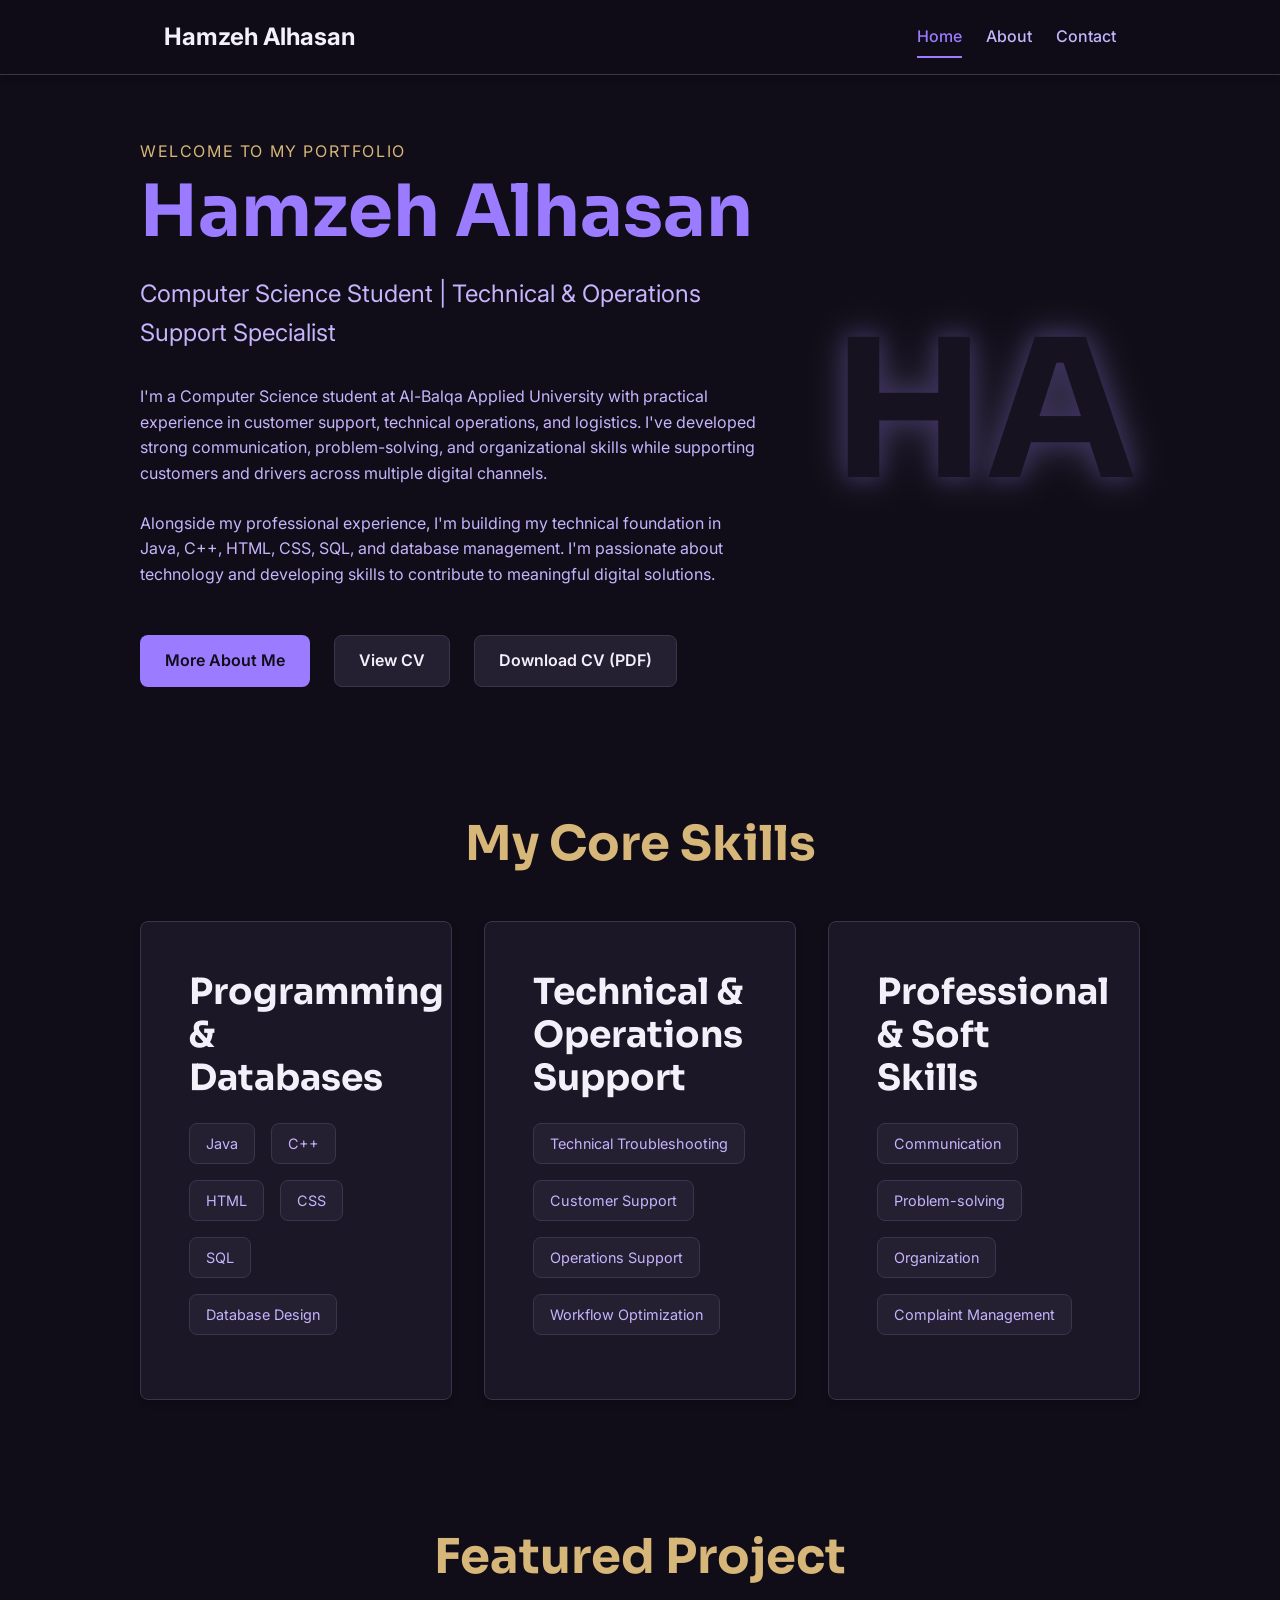
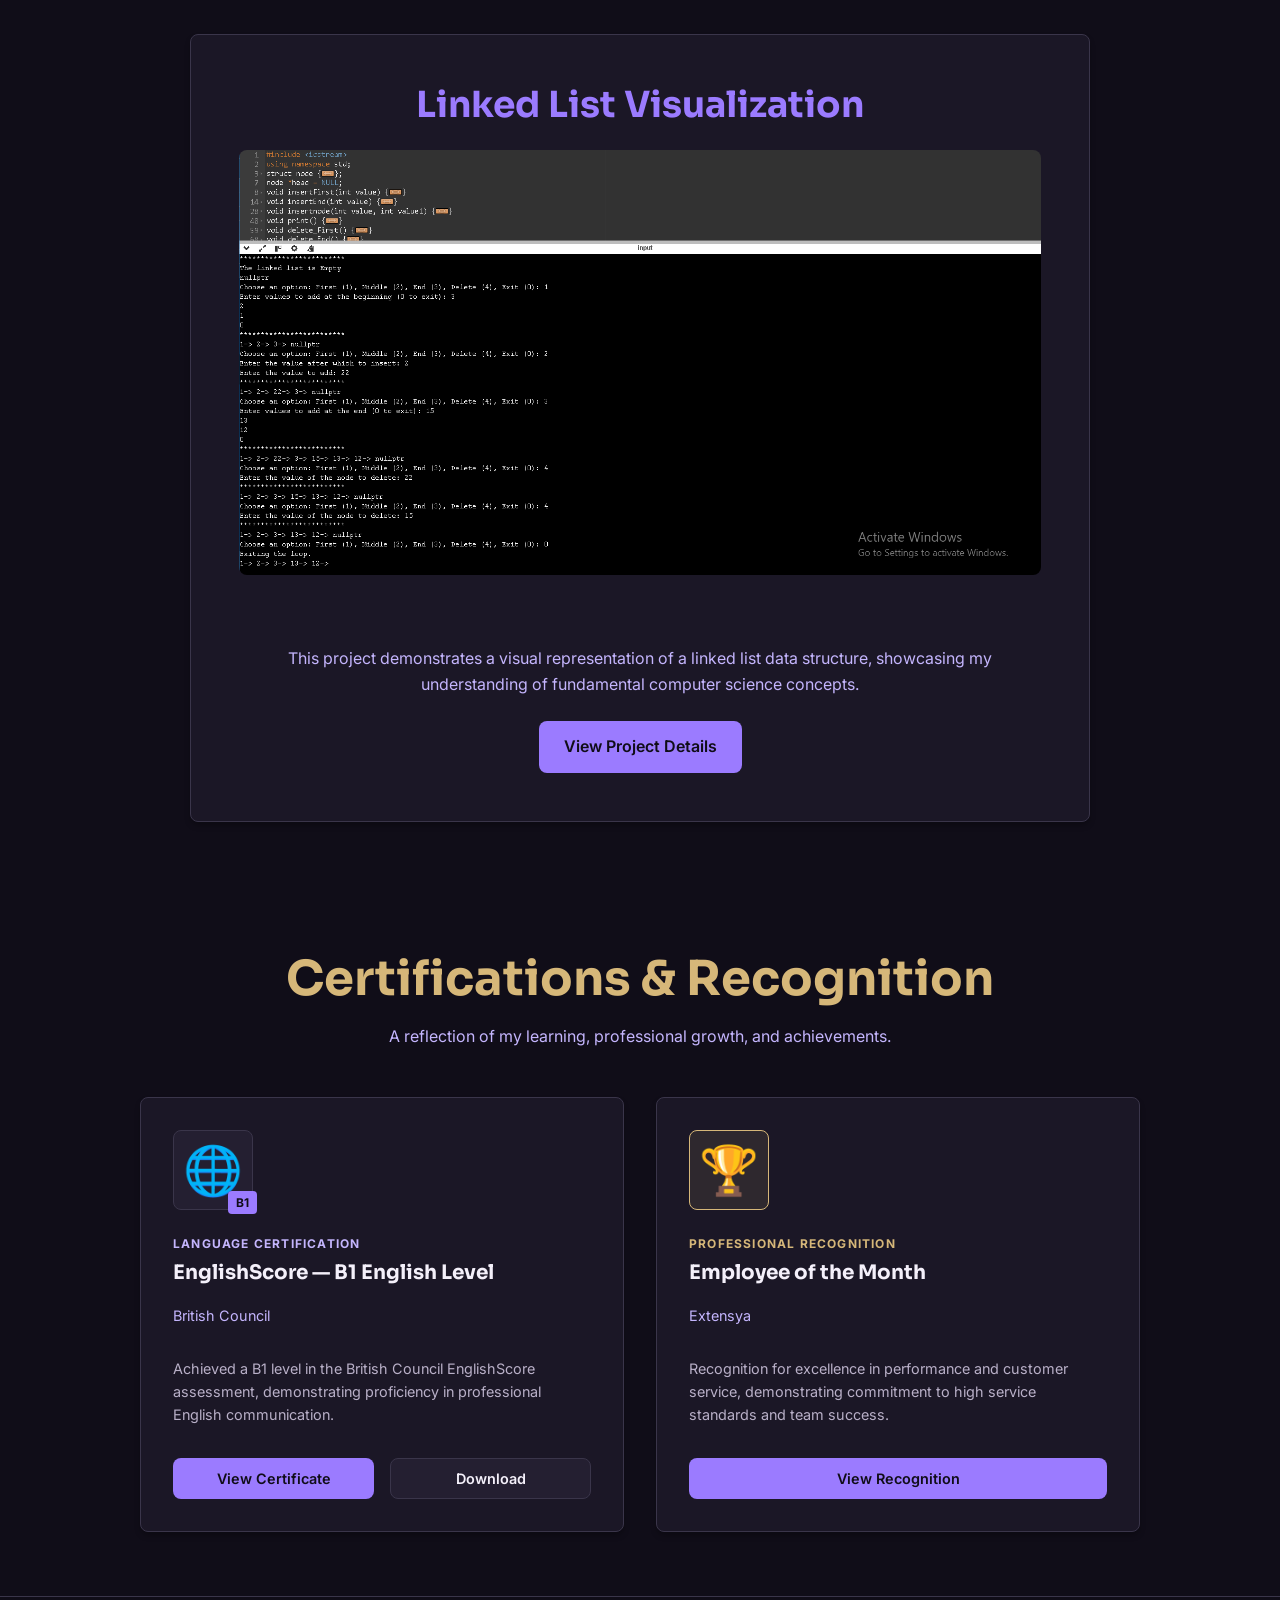
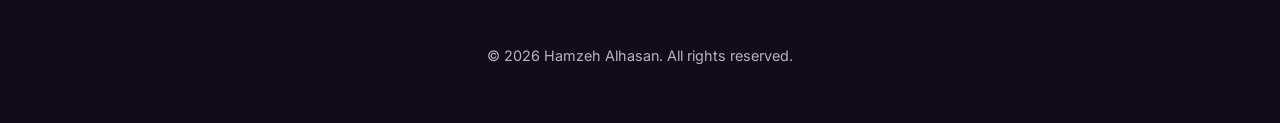
<file: index.html>
<!DOCTYPE html>
<html lang="en">
<head>
    <meta charset="UTF-8">
    <meta name="viewport" content="width=device-width, initial-scale=1.0">
    <title>Hamzeh Alhasan | Portfolio</title>
    <meta name="description" content="Professional portfolio of Hamzeh Alhasan, a Computer Science student and technical specialist from Jordan.">
    <link href="https://fonts.googleapis.com/css2?family=Inter:wght@400;500;700&family=Sora:wght@600;700&display=swap" rel="stylesheet">
    <link rel="stylesheet" href="./css/style.css">
</head>
<body>

    <header class="site-header">
        <div class="container nav-inner">
            <a class="wordmark" href="./index.html">Hamzeh Alhasan</a>
            <nav class="site-nav" aria-label="Main navigation">
                <a href="./index.html" class="is-active">Home</a>
                <a href="./aboutMe.html">About</a>
                <a href="./contact.html">Contact</a>
            </nav>
        </div>
    </header>

    <main>
        <!-- Hero Section -->
        <section class="container section-padding hero-section">
            <div class="hero-desktop-grid">
                <div class="hero-content fade-in-element">
                    <span class="intro-label">Welcome to My Portfolio</span>
                    <h1>Hamzeh Alhasan</h1>
                    <p class="subtitle">Computer Science Student | Technical & Operations Support Specialist</p>
                    <p class="text-secondary">I'm a Computer Science student at Al-Balqa Applied University with practical experience in customer support, technical operations, and logistics. I've developed strong communication, problem-solving, and organizational skills while supporting customers and drivers across multiple digital channels.</p>
                    <p class="text-secondary">Alongside my professional experience, I'm building my technical foundation in Java, C++, HTML, CSS, SQL, and database management. I'm passionate about technology and developing skills to contribute to meaningful digital solutions.</p>
                    <div class="hero-buttons">
                        <a class="btn btn-primary" href="./aboutMe.html">More About Me</a>
                        <a class="btn btn-secondary" href="./fullscreen.html">View CV</a>
                        <a class="btn btn-secondary" href="./Hamzeh_Alhasan_CV.pdf" target="_blank" rel="noopener noreferrer">Download CV (PDF)</a>
                    </div>
                </div>
                <div class="hero-visual fade-in-element">
                    <span class="ha-monogram">HA</span>
                </div>
            </div>
        </section>

        <!-- Featured Skills Section -->
        <section class="container section-padding">
            <h2 class="section-heading fade-in-element">My Core Skills</h2>
            <div class="grid-3">
                <div class="card fade-in-element">
                    <h3>Programming & Databases</h3>
                    <ul class="skill-list">
                        <li>Java</li>
                        <li>C++</li>
                        <li>HTML</li>
                        <li>CSS</li>
                        <li>SQL</li>
                        <li>Database Design</li>
                    </ul>
                </div>
                <div class="card fade-in-element">
                    <h3>Technical & Operations Support</h3>
                    <ul class="skill-list">
                        <li>Technical Troubleshooting</li>
                        <li>Customer Support</li>
                        <li>Operations Support</li>
                        <li>Workflow Optimization</li>
                    </ul>
                </div>
                <div class="card fade-in-element">
                    <h3>Professional & Soft Skills</h3>
                    <ul class="skill-list">
                        <li>Communication</li>
                        <li>Problem-solving</li>
                        <li>Organization</li>
                        <li>Complaint Management</li>
                    </ul>
                </div>
            </div>
        </section>

        <!-- Featured Project Section -->
        <section class="container section-padding">
            <h2 class="section-heading fade-in-element">Featured Project</h2>
            <div class="card project-detail-card fade-in-element">
                <h3 style="color: var(--primary);">Linked List Visualization</h3>
                <img src="./linked list.png" alt="Linked list data structure visualization">
                <p class="text-secondary">This project demonstrates a visual representation of a linked list data structure, showcasing my understanding of fundamental computer science concepts.</p>
                <a class="btn btn-primary" href="./linked list.html">View Project Details</a>
            </div>
        </section>

        <!-- Certifications & Recognition Section -->
        <section class="container section-padding">
            <h2 class="section-heading fade-in-element">Certifications & Recognition</h2>
            <p class="text-secondary fade-in-element" style="text-align: center; max-width: 600px; margin: -2rem auto 3rem;">A reflection of my learning, professional growth, and achievements.</p>

            <div class="cert-gallery">
                <!-- EnglishScore Card -->
                <article class="card cert-card language fade-in-element">
                    <div class="cert-icon-container">
                        <span class="cert-icon">🌐</span>
                        <span class="cert-badge">B1</span>
                    </div>
                    <span class="cert-label">LANGUAGE CERTIFICATION</span>
                    <h3>EnglishScore — B1 English Level</h3>
                    <p class="cert-issuer">British Council</p>
                    <p class="cert-description">Achieved a B1 level in the British Council EnglishScore assessment, demonstrating proficiency in professional English communication.</p>
                    <div class="cert-actions">
                        <a class="btn btn-primary btn-sm" href="./englishscore_certificate.pdf" target="_blank" rel="noopener noreferrer">View Certificate</a>
                        <a class="btn btn-secondary btn-sm" href="./englishscore_certificate.pdf" download>Download</a>
                    </div>
                </article>

                <!-- Employee of the Month Card -->
                <article class="card cert-card fade-in-element">
                    <div class="cert-icon-container gold">
                        <span class="cert-icon">🏆</span>
                    </div>
                    <span class="cert-label">PROFESSIONAL RECOGNITION</span>
                    <h3>Employee of the Month</h3>
                    <p class="cert-issuer">Extensya</p>
                    <p class="cert-description">Recognition for excellence in performance and customer service, demonstrating commitment to high service standards and team success.</p>
                    <div class="cert-actions">
                        <a class="btn btn-primary btn-sm" href="./WhatsApp Image 2026-07-30 at 1.52.26 AM.jpeg" target="_blank" rel="noopener noreferrer">View Recognition</a>
                    </div>
                </article>
            </div>
        </section>

    </main>

    <footer class="site-footer">
        <div class="container">
            <p>© 2026 Hamzeh Alhasan. All rights reserved.</p>
        </div>
    </footer>

    <button class="scroll-to-top" aria-label="Scroll to top">&uarr;</button>
    <script src="./js/main.js" defer></script>
</body>
</html>
</file>
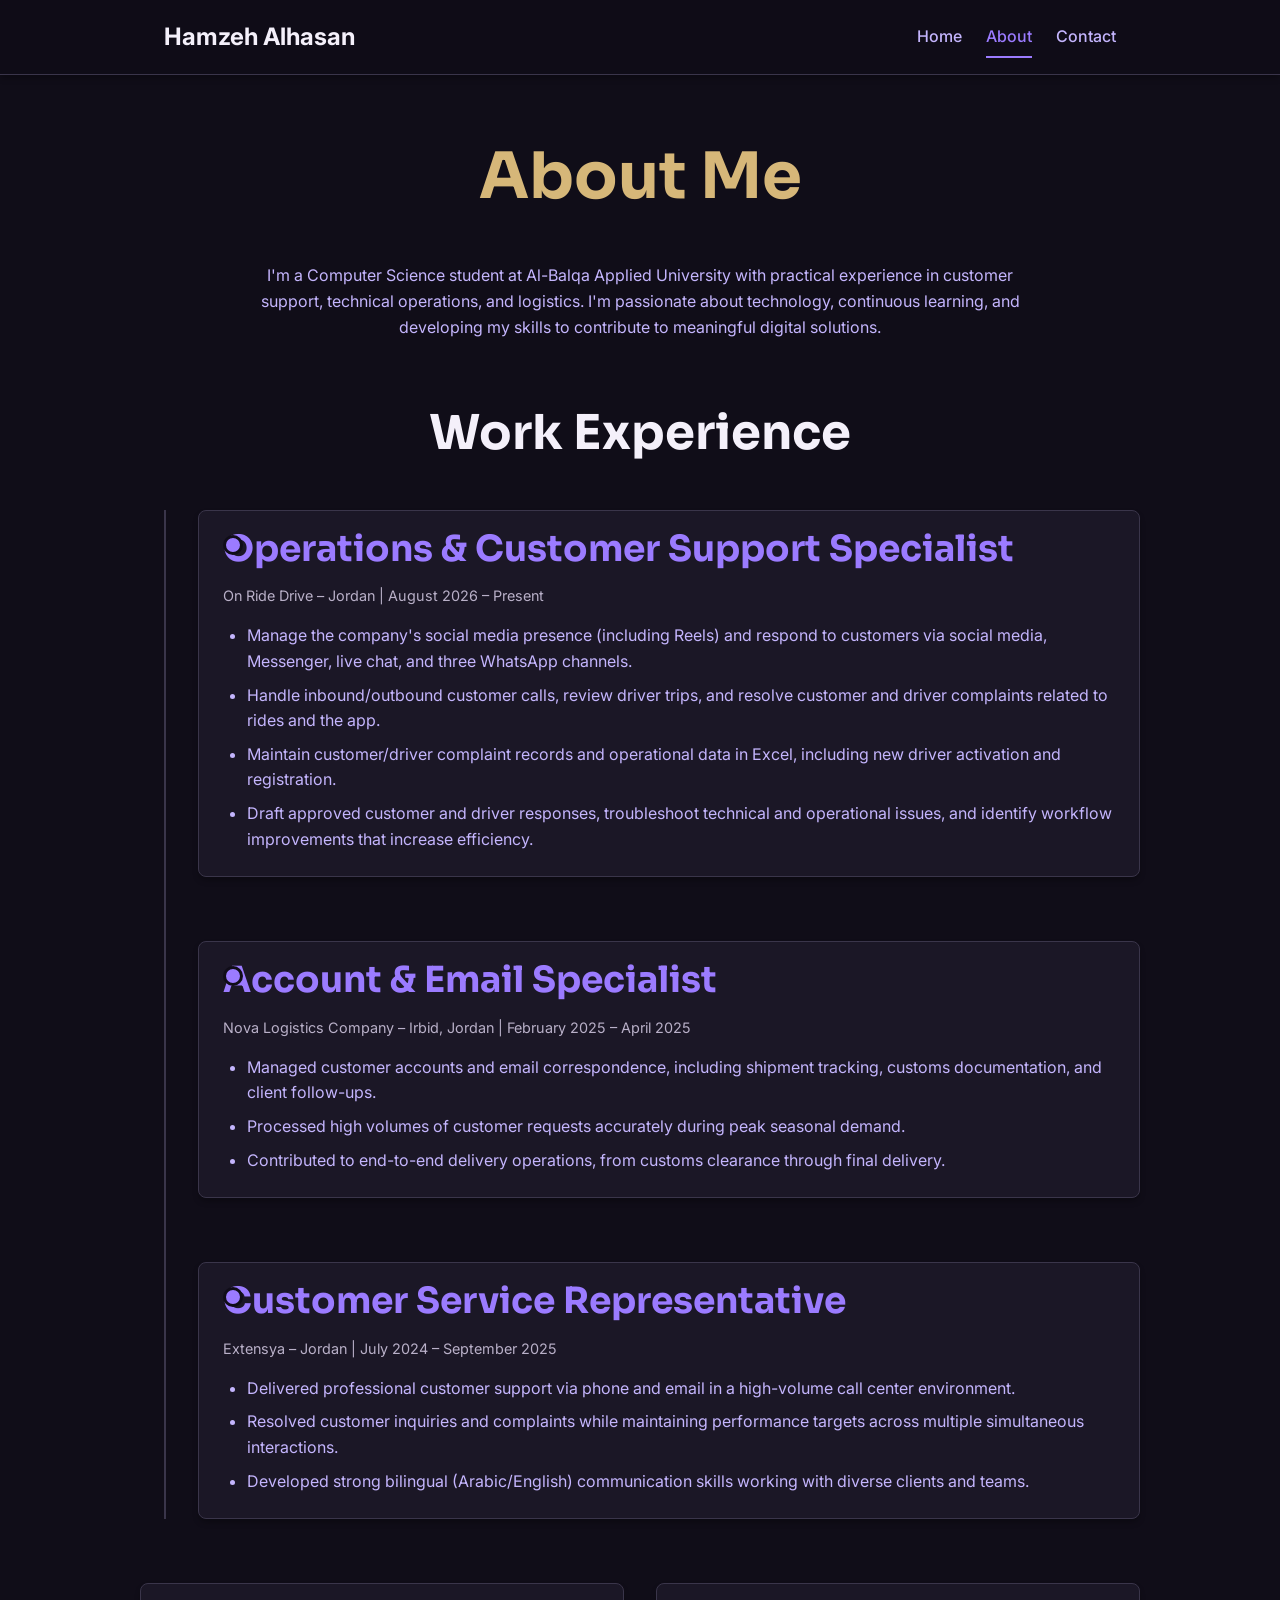
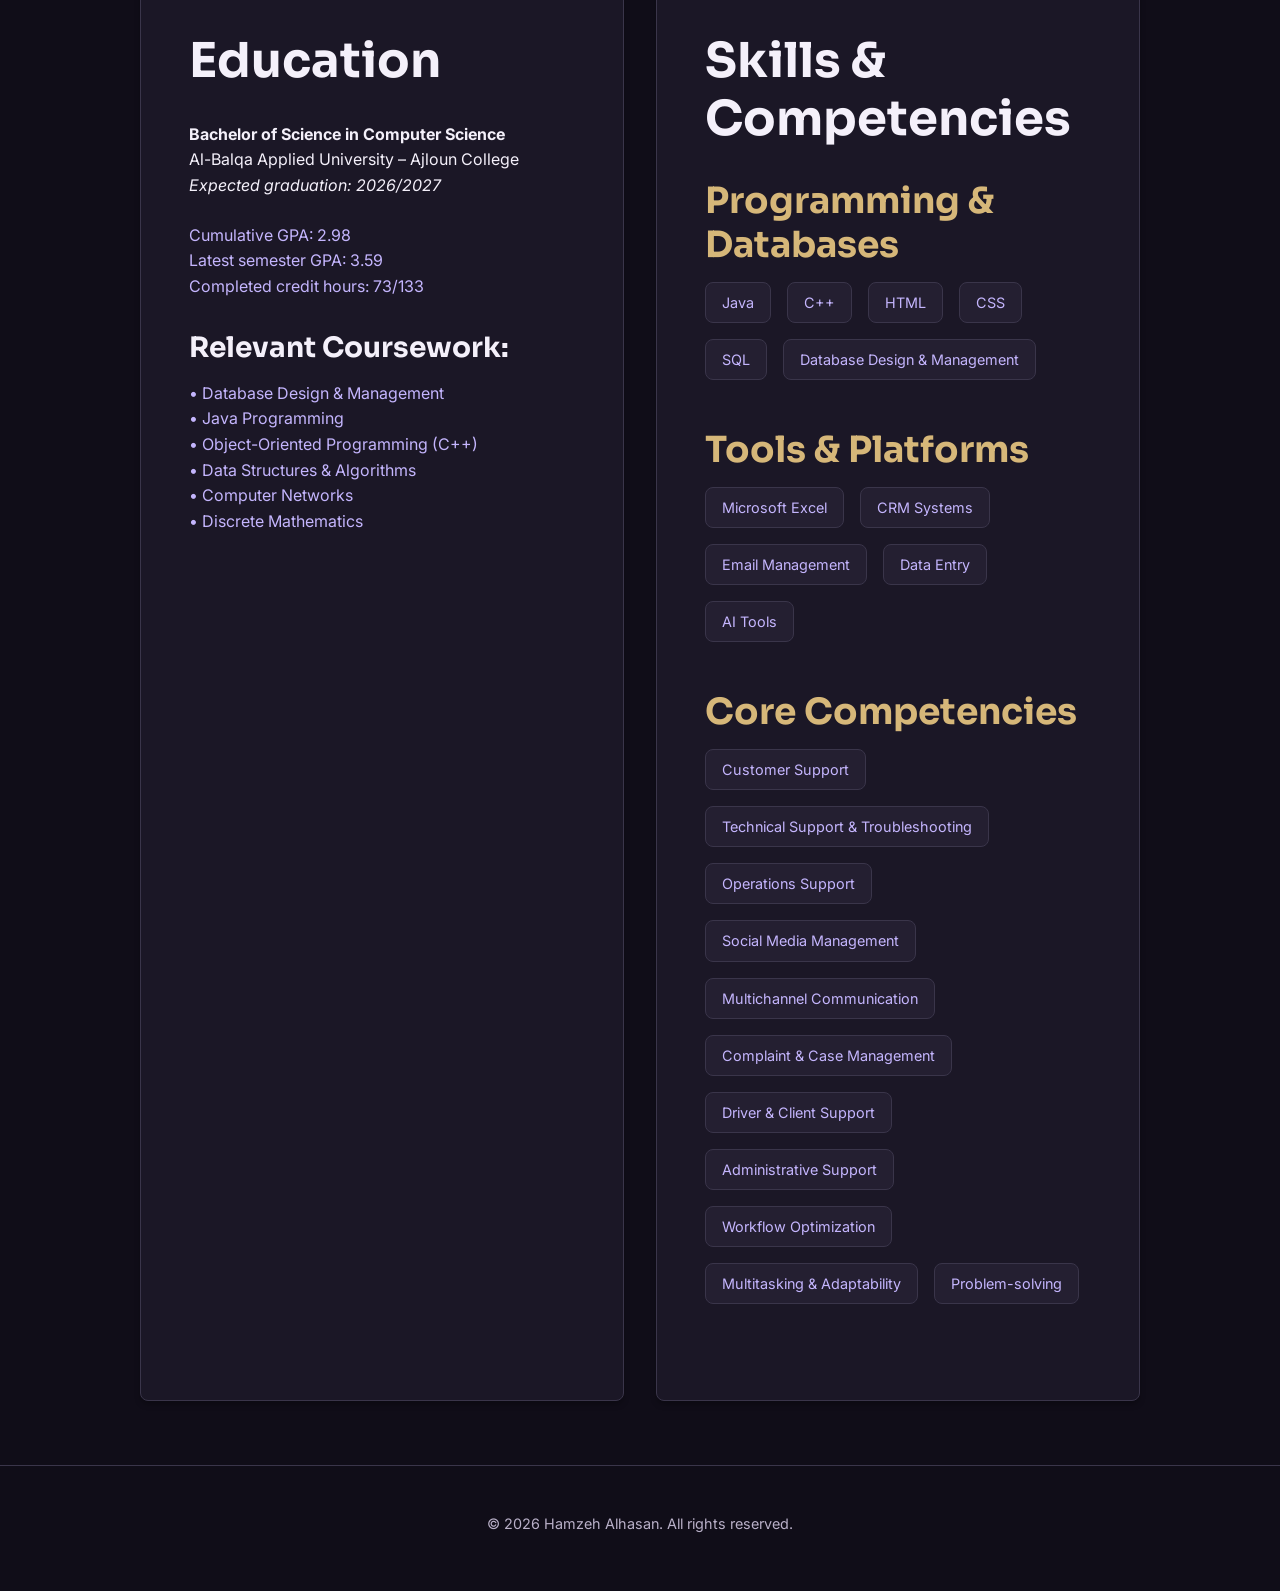
<file: aboutMe.html>
<!DOCTYPE html>
<html lang="en">
<head>
    <meta charset="UTF-8">
    <meta name="viewport" content="width=device-width, initial-scale=1.0">
    <title>About | Hamzeh Alhasan</title>
    <meta name="description" content="Learn more about Hamzeh Alhasan: his professional background, education, technical skills, and core competencies.">
    <link href="https://fonts.googleapis.com/css2?family=Inter:wght@400;500;700&family=Sora:wght@600;700&display=swap" rel="stylesheet">
    <link rel="stylesheet" href="./css/style.css">
</head>
<body>

    <header class="site-header">
        <div class="container nav-inner">
            <a class="wordmark" href="./index.html">Hamzeh Alhasan</a>
            <nav class="site-nav" aria-label="Main navigation">
                <a href="./index.html">Home</a>
                <a href="./aboutMe.html" class="is-active">About</a>
                <a href="./contact.html">Contact</a>
            </nav>
        </div>
    </header>

    <main class="container section-padding">
        <h1 class="section-heading">About Me</h1>

        <p class="about-intro text-secondary fade-in-element">
            I'm a Computer Science student at Al-Balqa Applied University with practical experience in customer support, technical operations, and logistics. I'm passionate about technology, continuous learning, and developing my skills to contribute to meaningful digital solutions.
        </p>

        <!-- Work Experience -->
        <section class="fade-in-element" style="margin-bottom: var(--spacing-xxl);">
            <h2 style="text-align: center; margin-bottom: var(--spacing-xl);">Work Experience</h2>
            <div class="experience-timeline">
                <div class="experience-item">
                    <h3>Operations & Customer Support Specialist</h3>
                    <p class="duration">On Ride Drive – Jordan | August 2026 – Present</p>
                    <ul class="text-secondary">
                        <li>Manage the company's social media presence (including Reels) and respond to customers via social media, Messenger, live chat, and three WhatsApp channels.</li>
                        <li>Handle inbound/outbound customer calls, review driver trips, and resolve customer and driver complaints related to rides and the app.</li>
                        <li>Maintain customer/driver complaint records and operational data in Excel, including new driver activation and registration.</li>
                        <li>Draft approved customer and driver responses, troubleshoot technical and operational issues, and identify workflow improvements that increase efficiency.</li>
                    </ul>
                </div>
                <div class="experience-item">
                    <h3>Account & Email Specialist</h3>
                    <p class="duration">Nova Logistics Company – Irbid, Jordan | February 2025 – April 2025</p>
                    <ul class="text-secondary">
                        <li>Managed customer accounts and email correspondence, including shipment tracking, customs documentation, and client follow-ups.</li>
                        <li>Processed high volumes of customer requests accurately during peak seasonal demand.</li>
                        <li>Contributed to end-to-end delivery operations, from customs clearance through final delivery.</li>
                    </ul>
                </div>
                <div class="experience-item">
                    <h3>Customer Service Representative</h3>
                    <p class="duration">Extensya – Jordan | July 2024 – September 2025</p>
                    <ul class="text-secondary">
                        <li>Delivered professional customer support via phone and email in a high-volume call center environment.</li>
                        <li>Resolved customer inquiries and complaints while maintaining performance targets across multiple simultaneous interactions.</li>
                        <li>Developed strong bilingual (Arabic/English) communication skills working with diverse clients and teams.</li>
                    </ul>
                </div>
            </div>
        </section>

        <!-- Education & Skills -->
        <section class="grid-2 fade-in-element">
            <div class="card education-section">
                <h2>Education</h2>
                <p>
                    <strong>Bachelor of Science in Computer Science</strong><br>
                    Al-Balqa Applied University – Ajloun College<br>
                    <em>Expected graduation: 2026/2027</em>
                </p>
                <p class="text-secondary">
                    Cumulative GPA: 2.98<br>
                    Latest semester GPA: 3.59<br>
                    Completed credit hours: 73/133
                </p>
                <h4 style="margin-top: var(--spacing-lg);">Relevant Coursework:</h4>
                <ul class="text-secondary" style="list-style: none; padding: 0;">
                    <li>• Database Design & Management</li>
                    <li>• Java Programming</li>
                    <li>• Object-Oriented Programming (C++)</li>
                    <li>• Data Structures & Algorithms</li>
                    <li>• Computer Networks</li>
                    <li>• Discrete Mathematics</li>
                </ul>
            </div>

            <div class="card skills-section">
                <h2>Skills & Competencies</h2>

                <div class="skill-category">
                    <h3>Programming & Databases</h3>
                    <ul class="skill-list">
                        <li>Java</li>
                        <li>C++</li>
                        <li>HTML</li>
                        <li>CSS</li>
                        <li>SQL</li>
                        <li>Database Design & Management</li>
                    </ul>
                </div>

                <div class="skill-category">
                    <h3>Tools & Platforms</h3>
                    <ul class="skill-list">
                        <li>Microsoft Excel</li>
                        <li>CRM Systems</li>
                        <li>Email Management</li>
                        <li>Data Entry</li>
                        <li>AI Tools</li>
                    </ul>
                </div>

                <div class="skill-category">
                    <h3>Core Competencies</h3>
                    <ul class="skill-list">
                        <li>Customer Support</li>
                        <li>Technical Support & Troubleshooting</li>
                        <li>Operations Support</li>
                        <li>Social Media Management</li>
                        <li>Multichannel Communication</li>
                        <li>Complaint & Case Management</li>
                        <li>Driver & Client Support</li>
                        <li>Administrative Support</li>
                        <li>Workflow Optimization</li>
                        <li>Multitasking & Adaptability</li>
                        <li>Problem-solving</li>
                    </ul>
                </div>
            </div>
        </section>
    </main>

    <footer class="site-footer">
        <div class="container">
            <p>© 2026 Hamzeh Alhasan. All rights reserved.</p>
        </div>
    </footer>

    <script src="./js/main.js" defer></script>
</body>
</html>
</file>
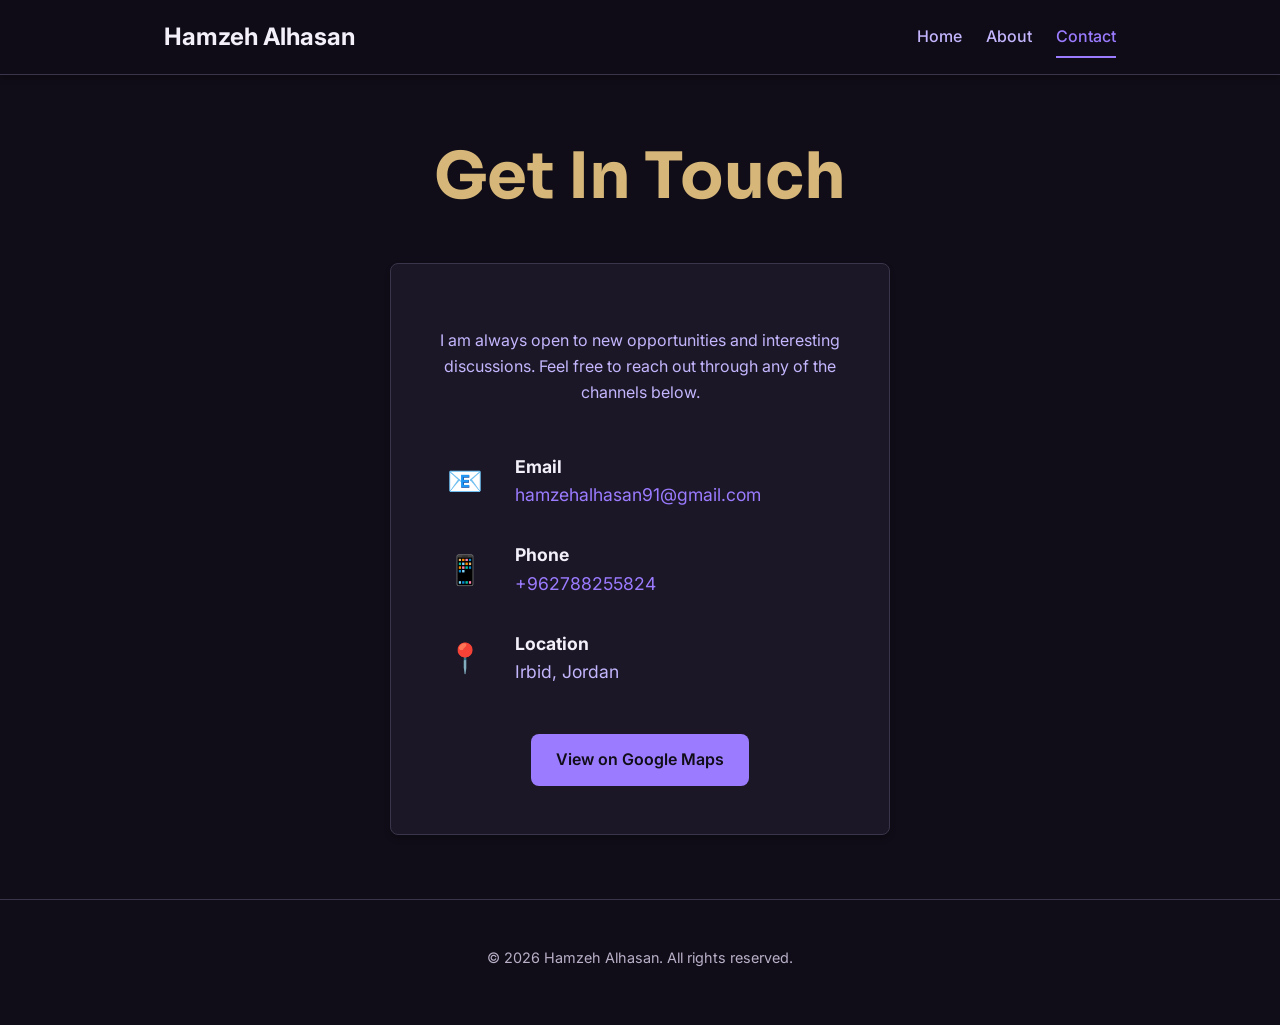
<file: contact.html>
<!DOCTYPE html>
<html lang="en">
<head>
    <meta charset="UTF-8">
    <meta name="viewport" content="width=device-width, initial-scale=1.0">
    <title>Contact | Hamzeh Alhasan</title>
    <link href="https://fonts.googleapis.com/css2?family=Inter:wght@400;500;700&family=Sora:wght@600;700&display=swap" rel="stylesheet">
    <link rel="stylesheet" href="./css/style.css">
</head>
<body>
    <header class="site-header">
        <div class="container nav-inner">
            <a class="wordmark" href="./index.html">Hamzeh Alhasan</a>
            <nav class="site-nav">
                <a href="./index.html">Home</a>
                <a href="./aboutMe.html">About</a>
                <a href="./contact.html">Contact</a>
            </nav>
        </div>
    </header>

    <main class="container section-padding">
        <div class="contact-info">
            <h1 class="section-heading">Get In Touch</h1>
            <div class="card fade-in-element">
                <p class="text-secondary" style="text-align: center; margin-bottom: var(--spacing-xl);">I am always open to new opportunities and interesting discussions. Feel free to reach out through any of the channels below.</p>

                <ul class="contact-list">
                    <li>
                        <span class="contact-icon">📧</span>
                        <div>
                            <strong>Email</strong><br>
                            <a href="mailto:hamzehalhasan91@gmail.com">hamzehalhasan91@gmail.com</a>
                        </div>
                    </li>
                    <li>
                        <span class="contact-icon">📱</span>
                        <div>
                            <strong>Phone</strong><br>
                            <a href="tel:+962788255824">+962788255824</a>
                        </div>
                    </li>
                    <li>
                        <span class="contact-icon">📍</span>
                        <div>
                            <strong>Location</strong><br>
                            <span class="text-secondary">Irbid, Jordan</span>
                        </div>
                    </li>
                </ul>

                <div style="margin-top: var(--spacing-xl); text-align: center;">
                    <a class="btn btn-primary" href="./location.html">View on Google Maps</a>
                </div>
            </div>
        </div>
    </main>

    <footer class="site-footer">
        <div class="container">
            <p>© 2026 Hamzeh Alhasan. All rights reserved.</p>
        </div>
    </footer>

    <script src="./js/main.js" defer></script>
</body>
</html>
</file>
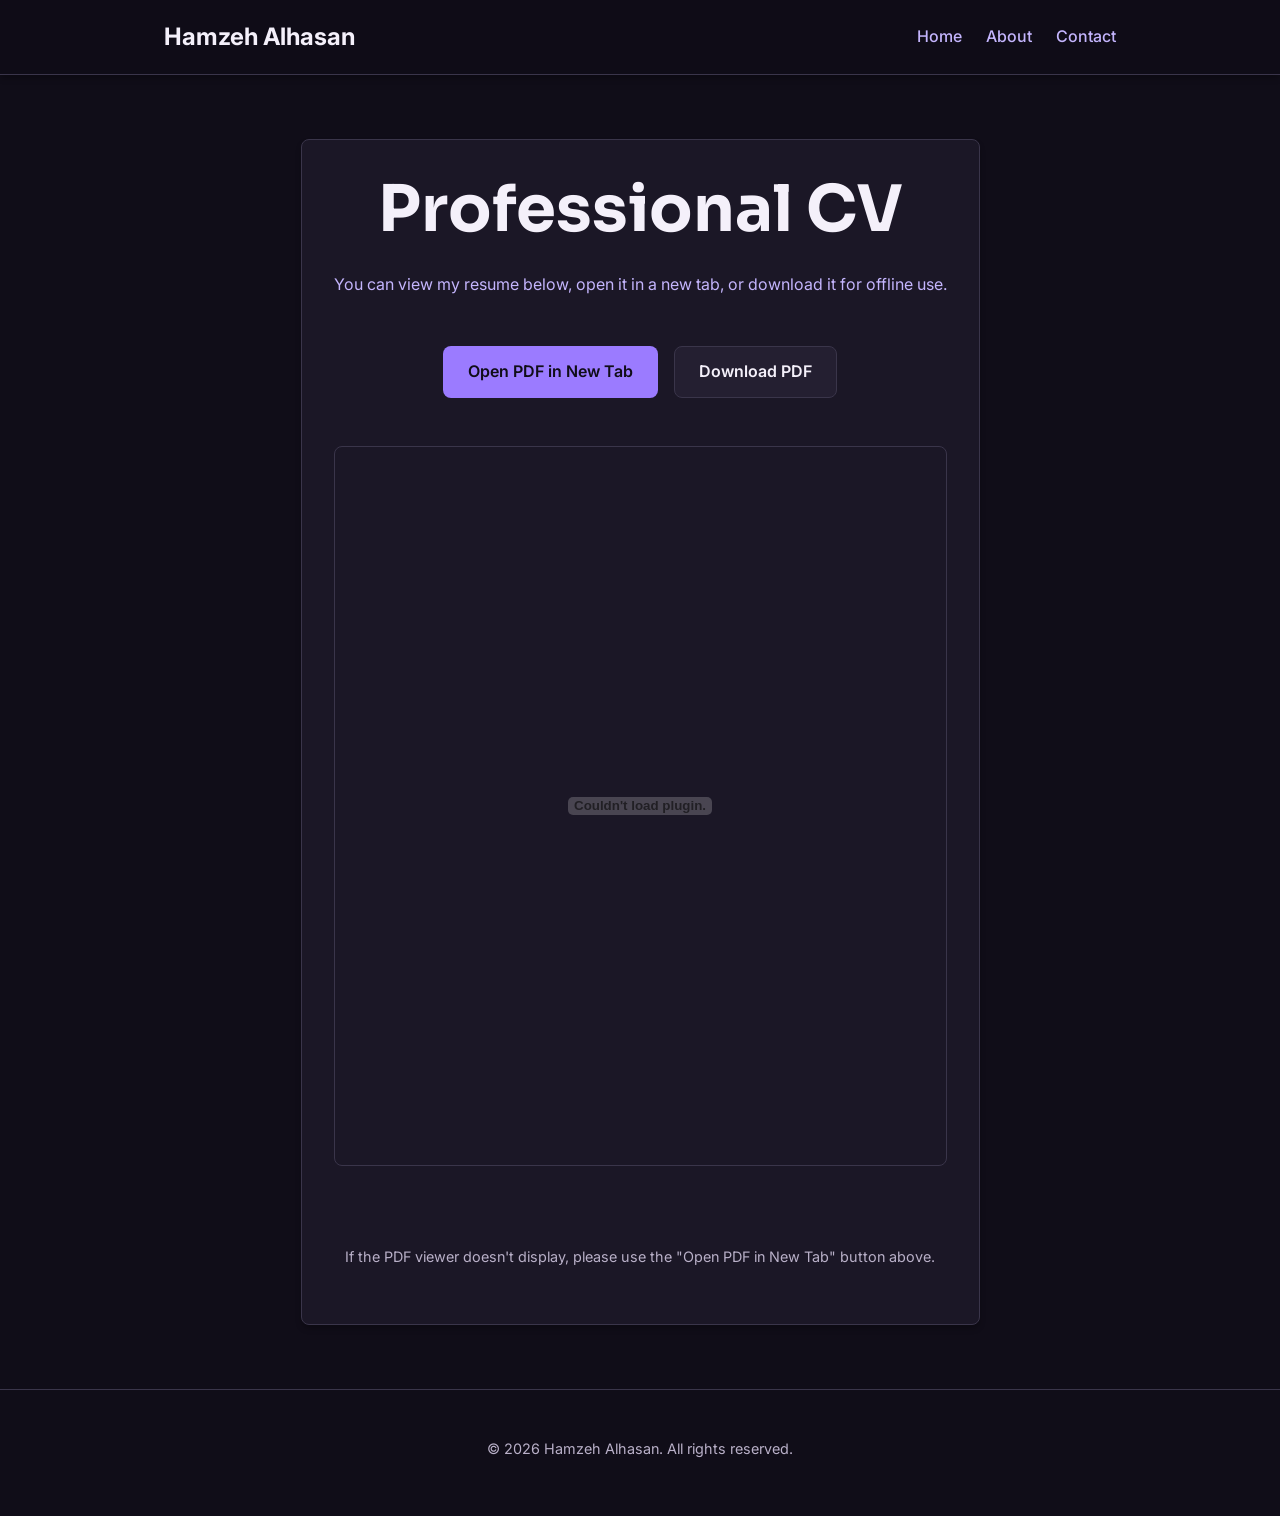
<file: fullscreen.html>
<!DOCTYPE html>
<html lang="en">
<head>
    <meta charset="UTF-8">
    <meta name="viewport" content="width=device-width, initial-scale=1.0">
    <title>CV | Hamzeh Alhasan</title>
    <link href="https://fonts.googleapis.com/css2?family=Inter:wght@400;500;700&family=Sora:wght@600;700&display=swap" rel="stylesheet">
    <link rel="stylesheet" href="./css/style.css">
</head>
<body>
    <header class="site-header">
        <div class="container nav-inner">
            <a class="wordmark" href="./index.html">Hamzeh Alhasan</a>
            <nav class="site-nav">
                <a href="./index.html">Home</a>
                <a href="./aboutMe.html">About</a>
                <a href="./contact.html">Contact</a>
            </nav>
        </div>
    </header>

    <main class="container section-padding">
        <div class="card cv-viewer-card fade-in-element">
            <h1>Professional CV</h1>
            <p class="text-secondary" style="margin-bottom: var(--spacing-xl);">You can view my resume below, open it in a new tab, or download it for offline use.</p>

            <div style="margin-bottom: var(--spacing-xl); display: flex; gap: var(--spacing-sm); justify-content: center; flex-wrap: wrap;">
                <a class="btn btn-primary" href="./Hamzeh_Alhasan_CV.pdf" target="_blank" rel="noopener noreferrer">Open PDF in New Tab</a>
                <a class="btn btn-secondary" href="./Hamzeh_Alhasan_CV.pdf" download>Download PDF</a>
            </div>

            <div class="pdf-container" style="margin-top: var(--spacing-xl);">
                <embed src="./Hamzeh_Alhasan_CV.pdf" type="application/pdf" width="100%" height="800px" style="border: 1px solid var(--border); border-radius: var(--radius);">
                <p class="text-muted" style="margin-top: var(--spacing-md); font-size: 0.9rem;">If the PDF viewer doesn't display, please use the "Open PDF in New Tab" button above.</p>
            </div>
        </div>
    </main>

    <footer class="site-footer">
        <div class="container">
            <p>© 2026 Hamzeh Alhasan. All rights reserved.</p>
        </div>
    </footer>

    <script src="./js/main.js" defer></script>
</body>
</html>
</file>
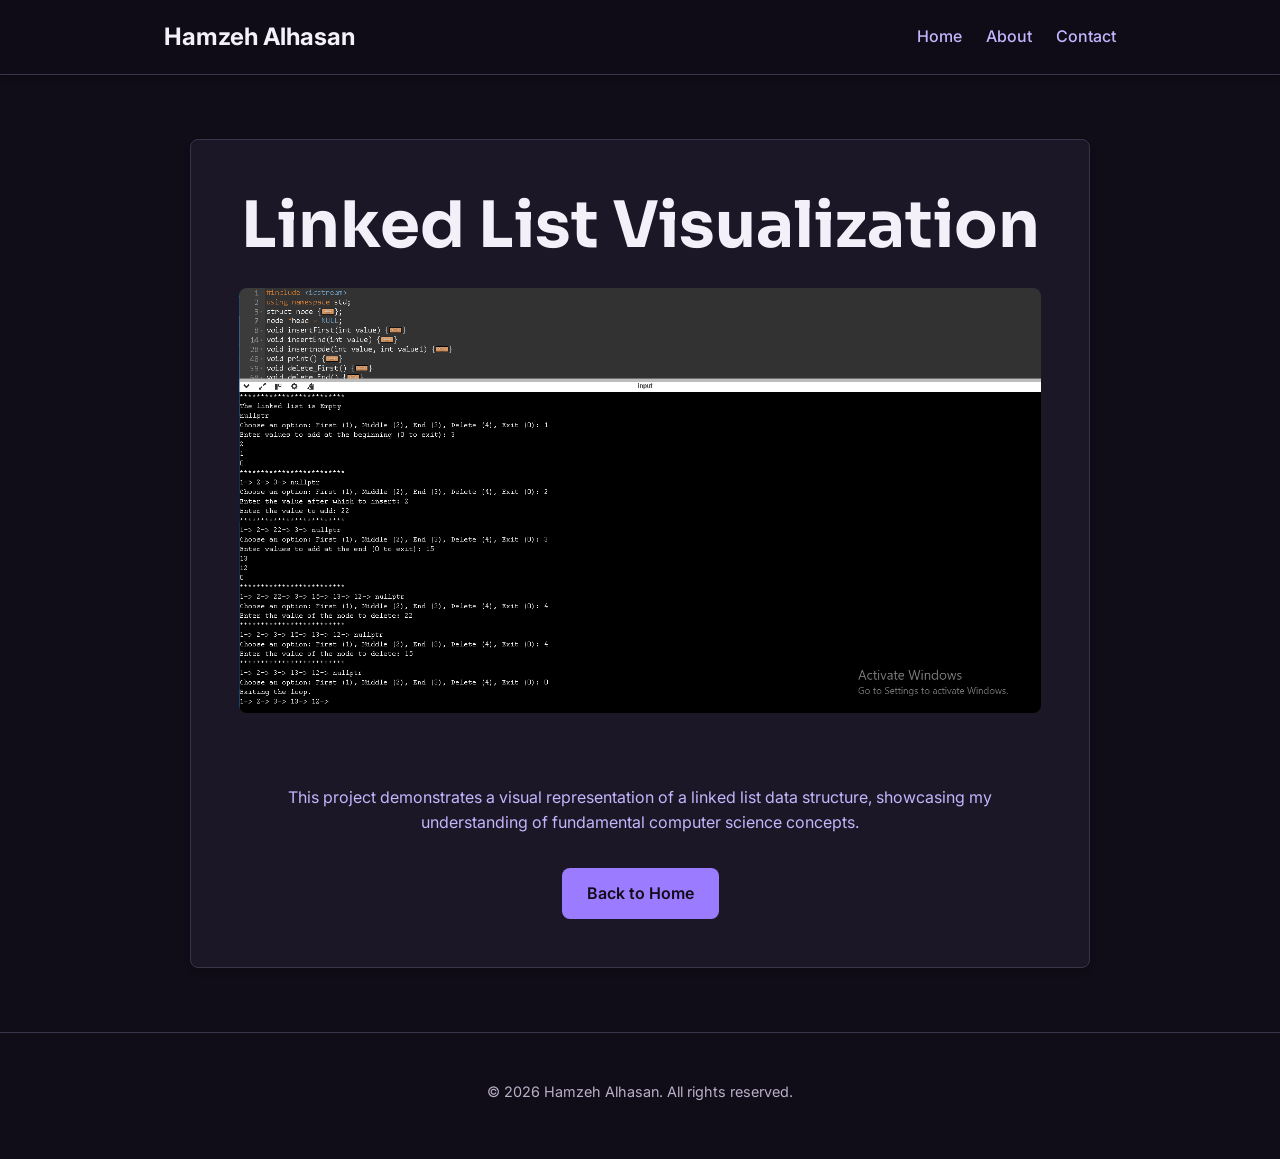
<file: linked list.html>
<!DOCTYPE html>
<html lang="en">
<head>
    <meta charset="UTF-8">
    <meta name="viewport" content="width=device-width, initial-scale=1.0">
    <title>Linked List Project | Hamzeh Alhasan</title>
    <link href="https://fonts.googleapis.com/css2?family=Inter:wght@400;500;700&family=Sora:wght@600;700&display=swap" rel="stylesheet">
    <link rel="stylesheet" href="./css/style.css">
</head>
<body>
    <header class="site-header">
        <div class="container nav-inner">
            <a class="wordmark" href="./index.html">Hamzeh Alhasan</a>
            <nav class="site-nav">
                <a href="./index.html">Home</a>
                <a href="./aboutMe.html">About</a>
                <a href="./contact.html">Contact</a>
            </nav>
        </div>
    </header>

    <main class="container section-padding">
        <div class="card project-detail-card fade-in-element">
            <h1>Linked List Visualization</h1>
            <img src="./linked list.png" alt="Linked list data structure visualization">
            <p class="text-secondary">This project demonstrates a visual representation of a linked list data structure, showcasing my understanding of fundamental computer science concepts.</p>
            <div style="margin-top: 2rem;">
                <a class="btn btn-primary" href="./index.html">Back to Home</a>
            </div>
        </div>
    </main>

    <footer class="site-footer">
        <div class="container">
            <p>© 2026 Hamzeh Alhasan. All rights reserved.</p>
        </div>
    </footer>
    <script src="./js/main.js" defer></script>
</body>
</html>
</file>
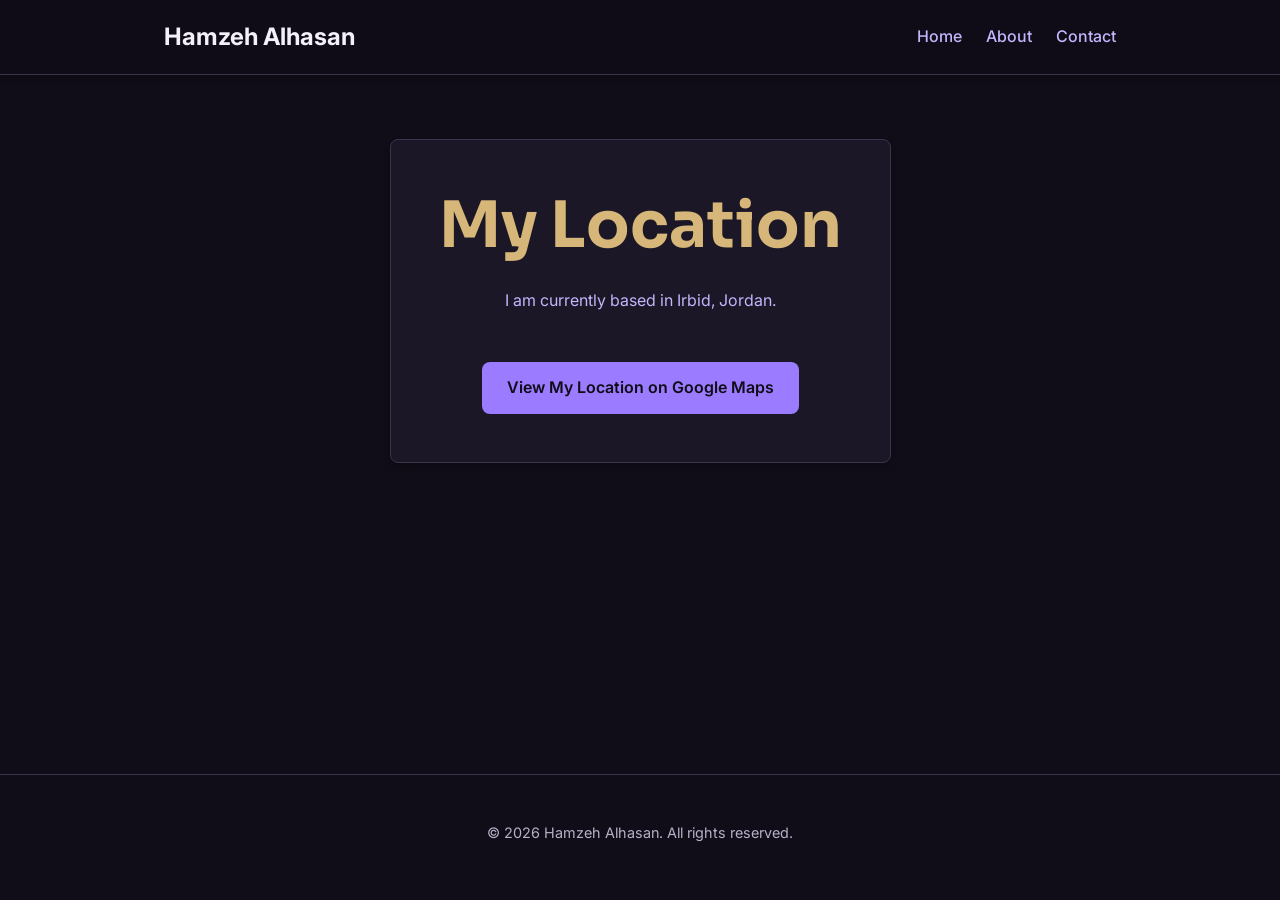
<file: location.html>
<!DOCTYPE html>
<html lang="en">
<head>
    <meta charset="UTF-8">
    <meta name="viewport" content="width=device-width, initial-scale=1.0">
    <title>Location | Hamzeh Alhasan</title>
    <link href="https://fonts.googleapis.com/css2?family=Inter:wght@400;500;700&family=Sora:wght@600;700&display=swap" rel="stylesheet">
    <link rel="stylesheet" href="./css/style.css">
</head>
<body>
    <header class="site-header">
        <div class="container nav-inner">
            <a class="wordmark" href="./index.html">Hamzeh Alhasan</a>
            <nav class="site-nav">
                <a href="./index.html">Home</a>
                <a href="./aboutMe.html">About</a>
                <a href="./contact.html">Contact</a>
            </nav>
        </div>
    </header>

    <main class="container section-padding">
        <div class="card location-card fade-in-element">
            <h1 class="section-heading" style="margin-bottom: var(--spacing-md);">My Location</h1>
            <p class="text-secondary">I am currently based in Irbid, Jordan.</p>
            <div style="margin-top: var(--spacing-xl);">
                <a class="btn btn-primary" href="https://maps.app.goo.gl/qUgLFPZTLxhwVZZX9" target="_blank" rel="noopener noreferrer">View My Location on Google Maps</a>
            </div>
        </div>
    </main>

    <footer class="site-footer">
        <div class="container">
            <p>© 2026 Hamzeh Alhasan. All rights reserved.</p>
        </div>
    </footer>

    <script src="./js/main.js" defer></script>
</body>
</html>
</file>
<file: css/style.css>
/* ============================================================
   Hamzeh Alhasan — Professional Portfolio
   Theme: Dark Purple Luxury
   ============================================================ */

:root {
    /* Color Palette */
    --bg: #100D18;
    --card: #1B1726;
    --surface: #241F31;
    --primary: #9B7BFF;
    --primary-hover: #B49AFF;
    --secondary: #C4B5FD;
    --gold: #D6B779;
    --text-primary: #F4F0FA;
    --text-secondary: #C4B5FD;
    --text-muted: #B9B0C8;
    --border: #3A354A;

    --radius: 8px;
    --shadow-sm: 0 4px 6px -1px rgba(0, 0, 0, 0.3);
    --shadow-md: 0 10px 15px -3px rgba(0, 0, 0, 0.4);
    --transition: all 0.3s ease;

    --spacing-xs: 0.5rem;   /* 8px */
    --spacing-sm: 1rem;     /* 16px */
    --spacing-md: 1.5rem;   /* 24px */
    --spacing-lg: 2rem;     /* 32px */
    --spacing-xl: 3rem;     /* 48px */
    --spacing-xxl: 4rem;    /* 64px */
}

*, *::before, *::after { box-sizing: border-box; }

html { scroll-behavior: smooth; }

body {
    margin: 0;
    font-family: 'Inter', system-ui, sans-serif;
    background-color: var(--bg);
    color: var(--text-primary);
    line-height: 1.6;
    display: flex;
    flex-direction: column;
    min-height: 100vh;
}

/* Typography */
h1, h2, h3, h4, h5, h6 { font-family: 'Sora', sans-serif; color: var(--text-primary); margin-top: 0; line-height: 1.2; }
h1 { font-size: clamp(2.5rem, 5vw, 4rem); margin-bottom: var(--spacing-md); }
h2 { font-size: clamp(2rem, 4vw, 3rem); margin-bottom: var(--spacing-lg); }
h3 { font-size: clamp(1.5rem, 3vw, 2.25rem); margin-bottom: var(--spacing-md); }
h4 { font-size: clamp(1.25rem, 2.5vw, 1.75rem); margin-bottom: var(--spacing-sm); }
p { margin-bottom: var(--spacing-md); }
.text-secondary { color: var(--text-secondary); }
.text-muted { color: var(--text-muted); }

a { color: var(--primary); text-decoration: none; transition: var(--transition); }
a:hover { color: var(--primary-hover); text-decoration: underline; }

/* Layout */
.container { max-width: 1000px; margin: 0 auto; padding: 0 var(--spacing-md); }
main { flex-grow: 1; }

.section-padding { padding: var(--spacing-xxl) 0; }
.section-heading { text-align: center; margin-bottom: var(--spacing-xl); color: var(--gold); }

/* Navigation */
.site-header { background: rgba(16, 13, 24, 0.8); backdrop-filter: blur(10px); border-bottom: 1px solid var(--border); padding: var(--spacing-sm) 0; position: sticky; top: 0; z-index: 100; box-shadow: var(--shadow-sm); }
.nav-inner { display: flex; justify-content: space-between; align-items: center; flex-wrap: wrap; gap: var(--spacing-sm); }
.wordmark { font-weight: 700; font-size: 1.5rem; color: var(--text-primary); }
.site-nav { display: flex; gap: var(--spacing-md); align-items: center; }
.site-nav a { font-weight: 500; color: var(--text-secondary); padding: 0.5rem 0; position: relative; }
.site-nav a:hover, .site-nav a.is-active { color: var(--primary); }
.site-nav a.is-active::after { content: ''; position: absolute; left: 0; bottom: 0; width: 100%; height: 2px; background: var(--primary); }

/* Buttons */
.btn { display: inline-flex; align-items: center; justify-content: center; padding: 0.75rem 1.5rem; border-radius: var(--radius); font-weight: 600; cursor: pointer; border: 1px solid transparent; text-align: center; white-space: nowrap; transition: var(--transition); }
.btn-primary { background: var(--primary); color: var(--bg); }
.btn-primary:hover { background: var(--primary-hover); transform: translateY(-2px); box-shadow: var(--shadow-md); }
.btn-secondary { background: var(--surface); color: var(--text-primary); border-color: var(--border); }
.btn-secondary:hover { border-color: var(--primary); transform: translateY(-2px); box-shadow: var(--shadow-md); }
.btn-sm { padding: 0.5rem 1rem; font-size: 0.9rem; }

/* Cards */
.card { background: var(--card); border: 1px solid var(--border); border-radius: var(--radius); padding: var(--spacing-xl); box-shadow: var(--shadow-sm); transition: var(--transition); }
.card:hover { border-color: var(--primary); transform: translateY(-3px); box-shadow: var(--shadow-md); }

/* Hero Section Specific */
.hero-section { padding: var(--spacing-xxl) 0; }
.hero-content { text-align: center; }
.hero-content h1 { font-size: clamp(2.5rem, 6vw, 4.5rem); margin-bottom: var(--spacing-sm); line-height: 1.1; color: var(--primary); }
.hero-content .subtitle { font-size: clamp(1rem, 2.5vw, 1.5rem); color: var(--text-secondary); margin-bottom: var(--spacing-lg); max-width: 800px; margin-left: auto; margin-right: auto; }
.hero-content .intro-label { font-size: 1rem; color: var(--gold); margin-bottom: var(--spacing-xs); text-transform: uppercase; letter-spacing: 0.1em; display: block; }
.hero-buttons { display: flex; gap: var(--spacing-md); justify-content: center; margin-top: var(--spacing-xl); flex-wrap: wrap; }

.hero-visual {
    display: flex;
    justify-content: center;
    align-items: center;
    height: 100%; /* Adjust as needed */
}

.ha-monogram {
    font-family: 'Sora', sans-serif;
    font-size: clamp(6rem, 20vw, 12rem);
    font-weight: 700;
    color: var(--surface);
    text-shadow: 0 0 20px var(--primary), 0 0 40px var(--secondary);
    opacity: 0.3;
}

/* Grid Layouts */
.grid-2 { display: grid; grid-template-columns: repeat(auto-fit, minmax(300px, 1fr)); gap: var(--spacing-lg); }
.grid-3 { display: grid; grid-template-columns: repeat(auto-fit, minmax(250px, 1fr)); gap: var(--spacing-lg); }

/* About Me specific */
.about-intro { max-width: 800px; margin: 0 auto var(--spacing-xxl); text-align: center; }

.experience-timeline {
    position: relative;
    padding-left: var(--spacing-lg);
    border-left: 2px solid var(--border);
    margin-left: var(--spacing-md);
    margin-bottom: var(--spacing-xxl);
}
.experience-item {
    position: relative;
    margin-bottom: var(--spacing-xxl);
    padding: var(--spacing-sm) var(--spacing-md);
    background: var(--card);
    border-radius: var(--radius);
    border: 1px solid var(--border);
    box-shadow: var(--shadow-sm);
}
.experience-item::before {
    content: '';
    position: absolute;
    left: calc(-var(--spacing-lg) - 10px);
    top: var(--spacing-md);
    width: 20px;
    height: 20px;
    background: var(--primary);
    border-radius: 50%;
    border: 3px solid var(--bg);
    z-index: 1;
}
.experience-item h3 { color: var(--primary); margin-bottom: var(--spacing-xs); }
.experience-item .duration { font-size: 0.9rem; color: var(--text-muted); margin-bottom: var(--spacing-sm); }
.experience-item ul { list-style: disc; padding-left: var(--spacing-md); margin-bottom: 0; color: var(--text-secondary); }
.experience-item li { margin-bottom: var(--spacing-xs); }

.skills-section h2, .education-section h2 { margin-bottom: var(--spacing-lg); }

.skill-category { margin-bottom: var(--spacing-xl); }
.skill-category h3 { color: var(--gold); margin-bottom: var(--spacing-sm); }
.skill-list { list-style: none; padding: 0; display: flex; flex-wrap: wrap; gap: var(--spacing-sm); }
.skill-list li { background: var(--surface); color: var(--text-secondary); padding: var(--spacing-xs) var(--spacing-sm); border-radius: var(--radius); font-size: 0.9rem; border: 1px solid var(--border); }

/* Certifications & Recognition specific */
.cert-gallery {
    display: grid;
    grid-template-columns: repeat(auto-fit, minmax(280px, 1fr));
    gap: var(--spacing-lg);
}

.cert-card {
    display: flex;
    flex-direction: column;
    height: 100%;
    padding: var(--spacing-lg);
    background: var(--card);
    border: 1px solid var(--border);
    transition: var(--transition);
}

.cert-card:hover {
    border-color: var(--primary);
    transform: translateY(-5px);
}

.cert-icon-container {
    width: 80px;
    height: 80px;
    background: var(--surface);
    border-radius: var(--radius);
    display: flex;
    justify-content: center;
    align-items: center;
    font-size: 3rem;
    margin-bottom: var(--spacing-md);
    position: relative;
    border: 1px solid var(--border);
}

.cert-icon-container.gold {
    border-color: var(--gold);
    background: rgba(214, 183, 121, 0.1);
}

.cert-badge {
    position: absolute;
    bottom: -5px;
    right: -5px;
    background: var(--primary);
    color: var(--bg);
    font-size: 0.75rem;
    font-weight: 700;
    padding: 2px 8px;
    border-radius: 4px;
}

.cert-label {
    font-size: 0.75rem;
    font-weight: 700;
    letter-spacing: 0.1em;
    color: var(--gold);
    text-transform: uppercase;
    margin-bottom: var(--spacing-xs);
}

.cert-card.language .cert-label {
    color: var(--secondary);
}

.cert-card h3 {
    font-size: 1.25rem;
    margin-bottom: 0.25rem;
    color: var(--text-primary);
}

.cert-issuer {
    font-size: 0.9rem;
    color: var(--text-secondary);
    margin-bottom: var(--spacing-sm);
}

.cert-description {
    font-size: 0.9rem;
    color: var(--text-muted);
    margin-bottom: var(--spacing-lg);
    flex-grow: 1;
}

.cert-actions {
    display: flex;
    gap: var(--spacing-sm);
    flex-wrap: wrap;
}

.cert-actions .btn {
    flex: 1;
    min-width: 140px;
}

@media (max-width: 480px) {
    .cert-actions {
        flex-direction: column;
    }
    .cert-actions .btn {
        width: 100%;
    }
}

/* Contact Page specific */
.contact-info { max-width: 500px; margin: 0 auto; }
.contact-list { list-style: none; padding: 0; margin: var(--spacing-xl) 0; }
.contact-list li { display: flex; align-items: center; gap: var(--spacing-md); margin-bottom: var(--spacing-lg); font-size: 1.1rem; color: var(--text-secondary); }
.contact-list li:last-child { margin-bottom: 0; }
.contact-list strong { color: var(--text-primary); }
.contact-icon { font-size: 1.8rem; color: var(--primary); width: 1.8em; text-align: center; }

/* Project Page Specific */
.project-detail-card {
    max-width: 900px;
    margin: 0 auto;
    text-align: center;
}
.project-detail-card img {
    max-width: 100%;
    border-radius: var(--radius);
    margin-bottom: var(--spacing-xl);
}

/* CV Fullscreen Page Specific */
.cv-viewer-card {
    max-width: 1000px;
    margin: 0 auto;
    padding: var(--spacing-lg);
    text-align: center;
}
.cv-viewer-card embed {
    width: 100%;
    height: 80vh;
    border: 1px solid var(--border);
    border-radius: var(--radius);
    margin-bottom: var(--spacing-xl);
}
.cv-viewer-card img { /* Fallback for embed, if needed */
    width: 100%;
    height: auto;
    max-height: 80vh;
    object-fit: contain;
    border: 1px solid var(--border);
    border-radius: var(--radius);
    margin-bottom: var(--spacing-xl);
}

/* Location Page Specific */
.location-card {
    max-width: 800px;
    margin: 0 auto;
    text-align: center;
}
.location-map-link { margin-top: var(--spacing-xl); }

/* Footer */
.site-footer { padding: var(--spacing-lg) 0; text-align: center; color: var(--text-muted); font-size: 0.9rem; border-top: 1px solid var(--border); margin-top: auto; }

/* Scroll to top button */
.scroll-to-top {
    position: fixed;
    bottom: var(--spacing-lg);
    right: var(--spacing-lg);
    background: var(--primary);
    color: var(--bg); /* Dark background for text on primary button */
    width: 48px;
    height: 48px;
    border-radius: 50%;
    display: flex;
    align-items: center;
    justify-content: center;
    font-size: 2rem;
    box-shadow: var(--shadow-md);
    transition: var(--transition);
    opacity: 0;
    visibility: hidden;
    cursor: pointer;
    border: none;
    z-index: 99;
}

.scroll-to-top.show {
    opacity: 1;
    visibility: visible;
}

/* Fade-in Animation */
.fade-in-element { opacity: 0; transform: translateY(20px); transition: opacity 0.6s ease-out, transform 0.6s ease-out; }
.fade-in-element.fade-in-visible { opacity: 1; transform: translateY(0); }

/* Responsive Adjustments */
@media (max-width: 768px) {
    .nav-inner { flex-direction: column; align-items: flex-start; gap: var(--spacing-sm); }
    .site-nav { justify-content: center; width: 100%; gap: var(--spacing-sm); }
    .hero-content h1 { font-size: clamp(2rem, 8vw, 3.5rem); }
    .hero-content .subtitle { font-size: 1rem; }
    .hero-buttons { flex-direction: column; align-items: center; gap: var(--spacing-sm); }
    .section-padding { padding: var(--spacing-xl) 0; }
    h1 { font-size: clamp(2rem, 8vw, 3rem); }
    h2 { font-size: clamp(1.75rem, 6vw, 2.5rem); }
    h3 { font-size: clamp(1.25rem, 4vw, 1.75rem); }
    .card { padding: var(--spacing-md); }

    .experience-timeline {
        margin-left: 0;
        padding-left: var(--spacing-md);
    }
    .experience-item::before {
        left: calc(-var(--spacing-md) - 10px);
    }

    .scroll-to-top {
        bottom: var(--spacing-md);
        right: var(--spacing-md);
    }
}

@media (min-width: 769px) {
    .hero-desktop-grid {
        display: grid;
        grid-template-columns: 2fr 1fr; /* Content on left, visual on right */
        align-items: center;
        gap: var(--spacing-xxl);
        text-align: left;
    }
    .hero-desktop-grid .hero-content { text-align: left; }
    .hero-desktop-grid .hero-buttons { justify-content: flex-start; }
}
</file>
